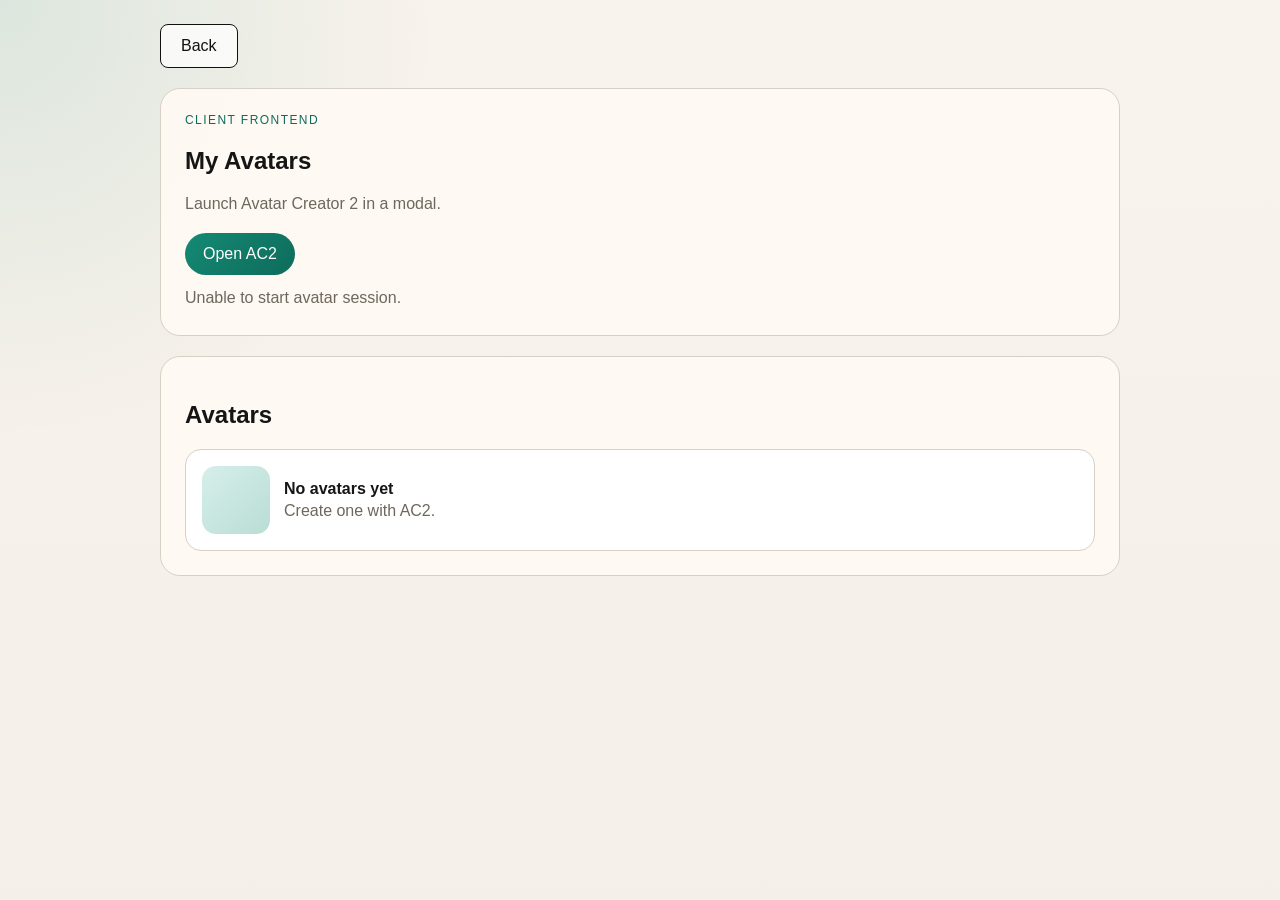
<file: my-avatars/my-avatars.html>
<!DOCTYPE html>
<html lang="zh-Hant">
<head>
  <meta charset="UTF-8">
  <meta name="viewport" content="width=device-width, initial-scale=1.0">
  <title>My Avatars</title>
  <link rel="stylesheet" href="styles.css">
</head>
<body>
  <main class="page sub-page">
    <a class="back-button" href="../index.html">Back</a>

    <section class="hero">
      <p class="eyebrow">Client Frontend</p>
      <h1>My Avatars</h1>
      <p class="subtitle">Launch Avatar Creator 2 in a modal.</p>
      <button id="open-ac2-btn" class="primary-button" type="button">Open AC2</button>
      <p id="ac2-status" class="status-message" aria-live="polite">Loading avatars...</p>
    </section>

    <section class="avatars-panel">
      <h2>Avatars</h2>
      <div id="avatar-list" class="avatar-list">
        <article class="avatar-card placeholder">
          <div class="avatar-thumb"></div>
          <div class="avatar-copy">
            <strong>No avatars yet</strong>
            <span>Create one with AC2.</span>
          </div>
        </article>
      </div>
    </section>
  </main>

  <div id="ac2-modal" class="ac2-modal" hidden aria-hidden="true">
    <div class="ac2-backdrop"></div>

    <section class="ac2-dialog" role="dialog" aria-modal="true" aria-label="Avatar Creator 2">
      <iframe
        id="ac2-frame"
        class="ac2-frame"
        title="Avatar Creator 2"
        allow="clipboard-write"
        referrerpolicy="strict-origin-when-cross-origin"
      ></iframe>
    </section>
  </div>

  <button
    id="ac2-upload-dock"
    class="ac2-upload-dock"
    type="button"
    hidden
    aria-live="polite"
    aria-label="Open Avatar Creator upload status"
  >
    <div class="ac2-upload-dock-copy">
      <strong id="ac2-upload-dock-title">Preparing</strong>
      <span id="ac2-upload-dock-message">Your avatar will be ready soon.</span>
    </div>
    <div class="ac2-upload-dock-track" aria-hidden="true">
      <div id="ac2-upload-dock-bar" class="ac2-upload-dock-bar"></div>
    </div>
    <div class="ac2-upload-dock-meta">
      <span id="ac2-upload-dock-percent">0%</span>
      <span id="ac2-upload-dock-detail">Preparing upload...</span>
    </div>
  </button>

  <script src="my-avatars.js"></script>
</body>
</html>
</file>
<file: my-avatars/styles.css>
* {
  box-sizing: border-box;
}

:root {
  --bg: #f4efe8;
  --panel: #fffaf4;
  --ink: #151515;
  --muted: #6d675d;
  --line: #d8d0c4;
  --accent: #138a74;
  --accent-strong: #0f6b5b;
  --ac2-shell-viewport-height: 100vh;
  --ac2-shell-safe-area-top: env(safe-area-inset-top, 0px);
  --ac2-shell-safe-area-bottom: env(safe-area-inset-bottom, 0px);
  --ac2-shell-mobile-browser-ui-inset: 0px;
  --ac2-shell-available-height: calc(var(--ac2-shell-viewport-height) - var(--ac2-shell-safe-area-top) - var(--ac2-shell-safe-area-bottom) - var(--ac2-shell-mobile-browser-ui-inset));
}

body {
  margin: 0;
  color: var(--ink);
  font-family: Arial, sans-serif;
  background:
    radial-gradient(circle at top left, rgba(19, 138, 116, 0.12), transparent 28%),
    linear-gradient(180deg, #f8f3ec 0%, var(--bg) 100%);
}

.page {
  min-height: 100vh;
  width: min(960px, calc(100% - 32px));
  margin: 0 auto;
  padding: 24px 0 48px;
}

.back-button {
  display: inline-block;
  padding: 12px 20px;
  color: #111;
  text-decoration: none;
  border: 1px solid #111;
  border-radius: 8px;
  background: rgba(255, 255, 255, 0.75);
}

.hero,
.avatars-panel {
  margin-top: 20px;
  padding: 24px;
  border: 1px solid var(--line);
  border-radius: 20px;
  background: rgba(255, 250, 244, 0.92);
}

.eyebrow {
  margin: 0 0 8px;
  color: var(--accent-strong);
  font-size: 12px;
  letter-spacing: 0.12em;
  text-transform: uppercase;
}

.subtitle {
  margin: 12px 0 20px;
  color: var(--muted);
}

.status-message {
  min-height: 1.4em;
  margin: 14px 0 0;
  color: var(--muted);
}

.primary-button,
.download-button,
.delete-button {
  appearance: none;
  border: 0;
  border-radius: 999px;
  padding: 12px 18px;
  font: inherit;
  cursor: pointer;
}

.download-button:disabled,
.delete-button:disabled {
  cursor: wait;
  opacity: 0.65;
}

.primary-button {
  color: #fff;
  background: linear-gradient(135deg, var(--accent) 0%, var(--accent-strong) 100%);
}

.download-button {
  color: #fff;
  background: #1c7d69;
}

.delete-button {
  color: #fff;
  background: #a54747;
}

.avatar-list {
  display: grid;
  gap: 14px;
}

.avatar-card {
  display: flex;
  align-items: center;
  gap: 14px;
  padding: 16px;
  border: 1px solid var(--line);
  border-radius: 16px;
  background: #fff;
}

.avatar-thumb {
  width: 68px;
  height: 68px;
  border-radius: 14px;
  background: linear-gradient(135deg, #d5efe9 0%, #b9ddd4 100%);
}

.avatar-copy {
  display: flex;
  flex: 1 1 auto;
  flex-direction: column;
  gap: 4px;
}

.avatar-copy span {
  color: var(--muted);
}

.avatar-actions {
  display: flex;
  gap: 10px;
  margin-left: auto;
}

.ac2-modal[hidden] {
  display: none;
}

.ac2-modal {
  position: fixed;
  inset: 0;
  height: var(--ac2-shell-viewport-height);
  z-index: 1000;
  display: flex;
  align-items: center;
  justify-content: center;
  padding: calc(var(--ac2-shell-padding-top) + var(--ac2-shell-safe-area-top)) var(--ac2-shell-padding-right) calc(var(--ac2-shell-padding-bottom) + var(--ac2-shell-safe-area-bottom)) var(--ac2-shell-padding-left);
  --ac2-shell-width: 1280px;
  --ac2-shell-height: 780px;
  --ac2-shell-radius: 28px;
  --ac2-shell-mobile-width: var(--ac2-shell-width);
  --ac2-shell-mobile-height: 780px;
  --ac2-shell-mobile-radius: 22px;
  --ac2-shell-justify: center;
  --ac2-shell-backdrop: rgba(4, 7, 20, 0.58);
  --ac2-shell-backdrop-filter: blur(12px);
  --ac2-shell-panel-background: rgba(11, 14, 40, 0.96);
  --ac2-shell-frame-background: #050814;
  --ac2-shell-border: 1px solid rgba(255, 255, 255, 0.18);
  --ac2-shell-padding-top: 32px;
  --ac2-shell-padding-right: 32px;
  --ac2-shell-padding-bottom: 32px;
  --ac2-shell-padding-left: 32px;
  --ac2-shell-mobile-padding-top: 16px;
  --ac2-shell-mobile-padding-right: 0px;
  --ac2-shell-mobile-padding-bottom: 16px;
  --ac2-shell-mobile-padding-left: 0px;
}

.ac2-backdrop {
  position: absolute;
  inset: 0;
  background: var(--ac2-shell-backdrop);
  backdrop-filter: var(--ac2-shell-backdrop-filter);
  -webkit-backdrop-filter: var(--ac2-shell-backdrop-filter);
}

.ac2-dialog {
  position: relative;
  width: min(var(--ac2-shell-width), calc(100vw - var(--ac2-shell-padding-left) - var(--ac2-shell-padding-right)));
  height: min(var(--ac2-shell-height), calc(var(--ac2-shell-available-height) - var(--ac2-shell-padding-top) - var(--ac2-shell-padding-bottom)));
  margin: 0 auto;
  overflow: hidden;
  border: var(--ac2-shell-border);
  border-radius: var(--ac2-shell-radius);
  background: var(--ac2-shell-panel-background);
}

.ac2-modal[data-shell-placement="center"] {
  align-items: center;
  justify-content: center;
}

.ac2-modal[data-shell-placement="left"] {
  align-items: center;
  justify-content: flex-start;
  padding-left: var(--ac2-shell-padding-left);
}

.ac2-modal[data-shell-placement="right"] {
  align-items: center;
  justify-content: flex-end;
  padding-right: var(--ac2-shell-padding-right);
}

.ac2-modal[data-shell-placement="top"] {
  align-items: flex-start;
  justify-content: center;
  padding-top: var(--ac2-shell-padding-top);
}

.ac2-modal[data-shell-placement="bottom"] {
  align-items: flex-end;
  justify-content: center;
  padding-bottom: var(--ac2-shell-padding-bottom);
}

.ac2-modal[data-shell-placement="left"] .ac2-dialog,
.ac2-modal[data-shell-placement="right"] .ac2-dialog,
.ac2-modal[data-shell-placement="top"] .ac2-dialog,
.ac2-modal[data-shell-placement="bottom"] .ac2-dialog {
  margin: 0;
}

.ac2-modal[data-shell-placement="fullscreen"] {
  align-items: stretch;
  justify-content: stretch;
  padding: 0;
}

.ac2-modal[data-shell-placement="fullscreen"] .ac2-dialog {
  width: 100vw;
  height: var(--ac2-shell-viewport-height);
  margin: 0;
  border-radius: 0;
}

.ac2-modal[data-shell-placement="fullscreen"] .ac2-frame {
  border-radius: 0;
}

.ac2-frame {
  width: 100%;
  height: 100%;
  border: 0;
  display: block;
  border-radius: var(--ac2-shell-radius);
  background: var(--ac2-shell-frame-background);
}

.ac2-upload-dock[hidden] {
  display: none;
}

.ac2-upload-dock {
  position: fixed;
  right: 24px;
  bottom: 24px;
  z-index: 1100;
  width: min(320px, calc(100vw - 32px));
  display: flex;
  flex-direction: column;
  gap: 10px;
  padding: 16px;
  border: var(--ac2-upload-dock-border, 1px solid rgba(255, 255, 255, 0.16));
  border-radius: 20px;
  background: var(--ac2-upload-dock-background, rgba(11, 14, 40, 0.96));
  box-shadow: 0 24px 58px rgba(0, 0, 0, 0.28);
  color: #fff;
  text-align: left;
  cursor: pointer;
}

.ac2-upload-dock-copy {
  display: flex;
  flex-direction: column;
  gap: 4px;
}

.ac2-upload-dock-copy strong {
  font-size: 15px;
}

.ac2-upload-dock-copy span,
.ac2-upload-dock-meta span:last-child {
  color: rgba(255, 255, 255, 0.78);
}

.ac2-upload-dock-track {
  position: relative;
  height: 10px;
  overflow: hidden;
  border-radius: 999px;
  background: var(--ac2-upload-dock-track, rgba(255, 255, 255, 0.14));
}

.ac2-upload-dock-bar {
  width: 0%;
  height: 100%;
  border-radius: inherit;
  background: var(--ac2-upload-dock-gradient, linear-gradient(102deg, #4f6df2, #7a67ea 50%, #b566d8));
  transition: width 0.18s ease;
}

.ac2-upload-dock-meta {
  display: flex;
  align-items: center;
  justify-content: space-between;
  gap: 10px;
  font-size: 13px;
}

.ac2-modal[data-shell-mobile="true"] {
  padding: calc(var(--ac2-shell-mobile-padding-top) + var(--ac2-shell-safe-area-top)) var(--ac2-shell-mobile-padding-right) calc(var(--ac2-shell-mobile-padding-bottom) + var(--ac2-shell-safe-area-bottom) + var(--ac2-shell-mobile-browser-ui-inset)) var(--ac2-shell-mobile-padding-left);
}

.ac2-modal[data-shell-mobile="true"] .ac2-dialog {
  width: min(var(--ac2-shell-mobile-width), calc(100vw - var(--ac2-shell-mobile-padding-left) - var(--ac2-shell-mobile-padding-right)));
  height: min(var(--ac2-shell-mobile-height), calc(var(--ac2-shell-available-height) - var(--ac2-shell-mobile-padding-top) - var(--ac2-shell-mobile-padding-bottom)));
  border-radius: var(--ac2-shell-mobile-radius);
}

.ac2-modal[data-shell-mobile="true"] .ac2-frame {
  border-radius: var(--ac2-shell-mobile-radius);
}

@media (max-width: 720px) {
  .page {
    width: min(100% - 16px, 960px);
    padding-top: 16px;
  }

  .hero,
  .avatars-panel {
    padding: 18px;
  }

  .avatar-card {
    align-items: flex-start;
    flex-direction: column;
  }

  .avatar-actions {
    width: 100%;
    margin-left: 0;
  }

  .download-button,
  .delete-button {
    flex: 1 1 0;
  }

  .ac2-dialog {
    width: min(var(--ac2-shell-mobile-width), calc(100vw - var(--ac2-shell-mobile-padding-left) - var(--ac2-shell-mobile-padding-right)));
    height: min(var(--ac2-shell-mobile-height), calc(var(--ac2-shell-available-height) - var(--ac2-shell-mobile-padding-top) - var(--ac2-shell-mobile-padding-bottom)));
    margin: 0 auto;
    border-radius: var(--ac2-shell-mobile-radius);
  }

  .ac2-frame {
    border-radius: var(--ac2-shell-mobile-radius);
  }

  .ac2-upload-dock {
    right: 16px;
    bottom: 16px;
    width: min(320px, calc(100vw - 24px));
  }

  .ac2-modal[data-shell-placement="left"] {
    padding-right: var(--ac2-shell-mobile-padding-right);
    padding-left: var(--ac2-shell-mobile-padding-left);
  }

  .ac2-modal[data-shell-placement="right"] {
    padding-right: var(--ac2-shell-mobile-padding-right);
    padding-left: 0;
  }

  .ac2-modal[data-shell-placement="top"] {
    padding-top: calc(var(--ac2-shell-mobile-padding-top) + var(--ac2-shell-safe-area-top));
    padding-bottom: calc(var(--ac2-shell-safe-area-bottom) + var(--ac2-shell-mobile-browser-ui-inset));
  }

  .ac2-modal[data-shell-placement="bottom"] {
    padding-top: var(--ac2-shell-safe-area-top);
    padding-bottom: calc(var(--ac2-shell-mobile-padding-bottom) + var(--ac2-shell-safe-area-bottom) + var(--ac2-shell-mobile-browser-ui-inset));
  }

  .ac2-modal[data-shell-placement="left"] .ac2-dialog,
  .ac2-modal[data-shell-placement="right"] .ac2-dialog,
  .ac2-modal[data-shell-placement="top"] .ac2-dialog,
  .ac2-modal[data-shell-placement="bottom"] .ac2-dialog {
    margin: 0;
  }

  .ac2-modal[data-shell-placement="fullscreen"] .ac2-dialog {
    width: 100vw;
    height: var(--ac2-shell-viewport-height);
    border-radius: 0;
  }

  .ac2-modal[data-shell-placement="fullscreen"] .ac2-frame {
    border-radius: 0;
  }
}
</file>
